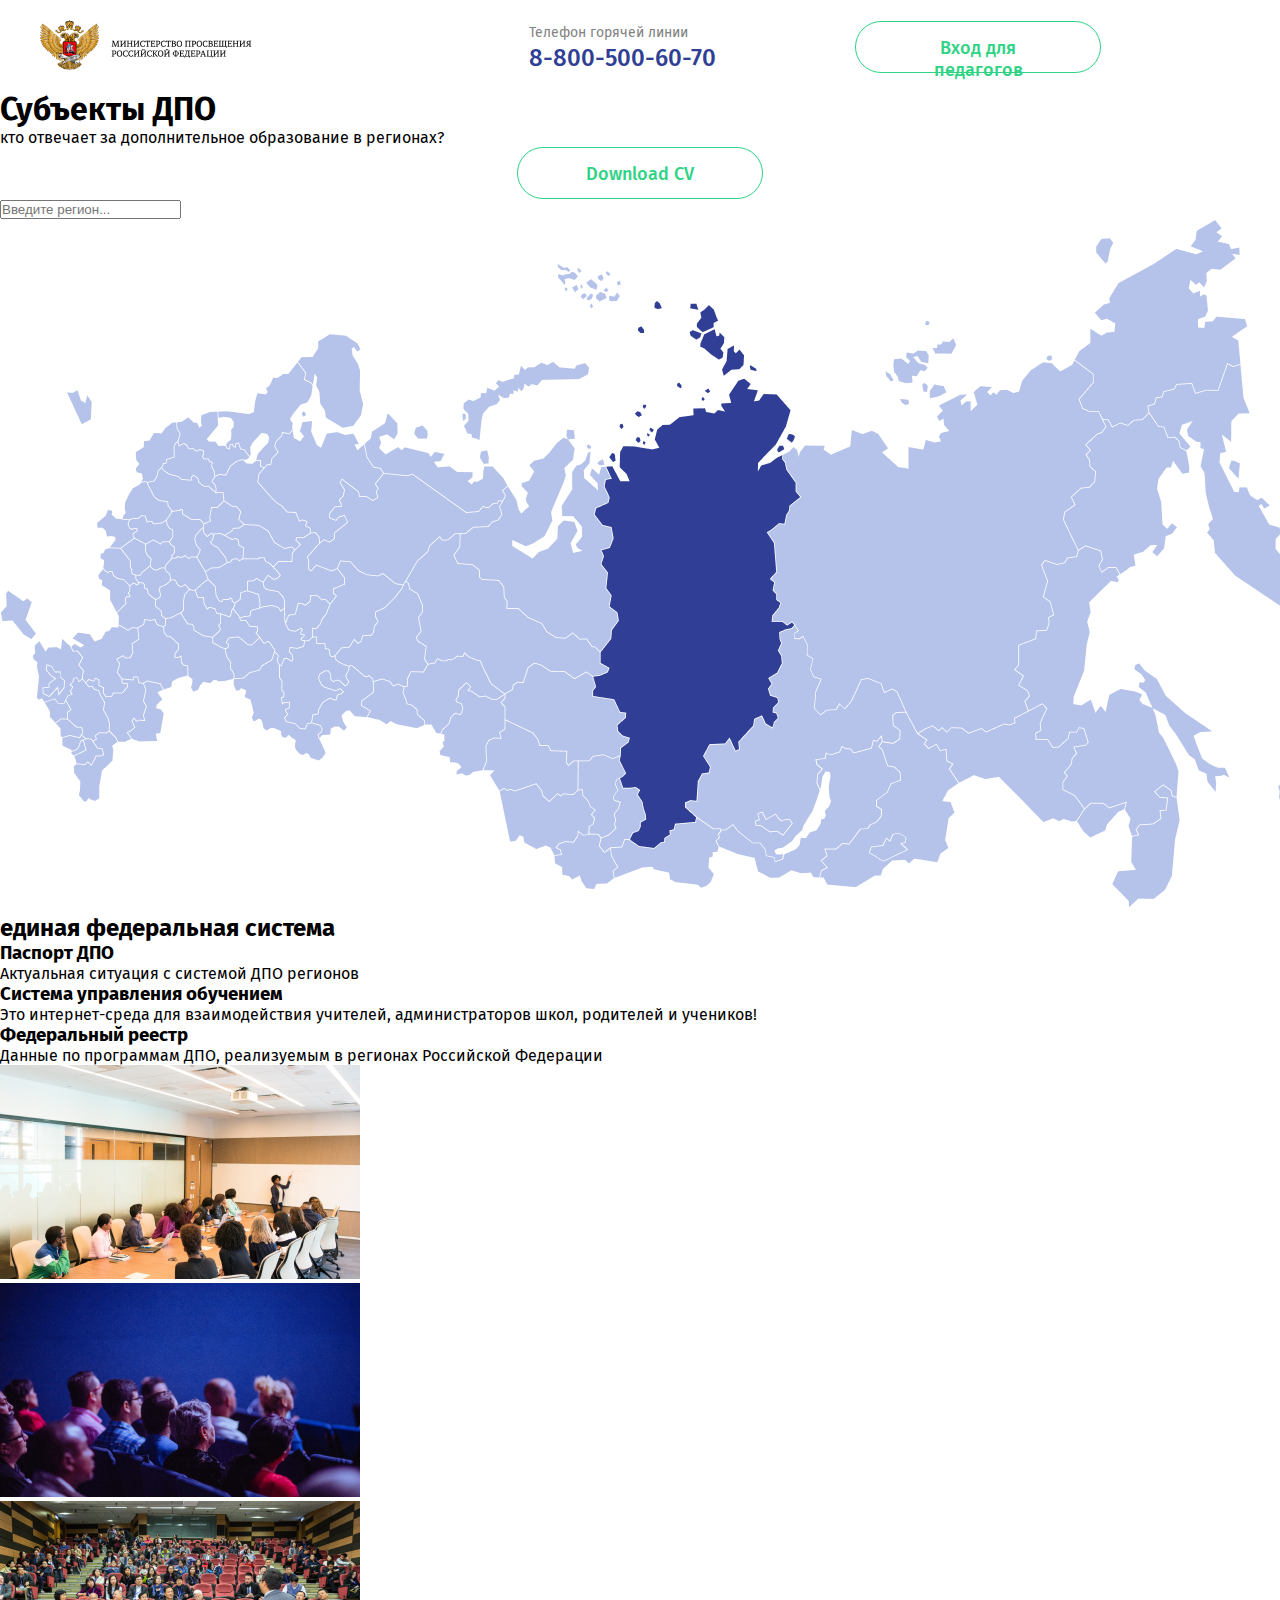
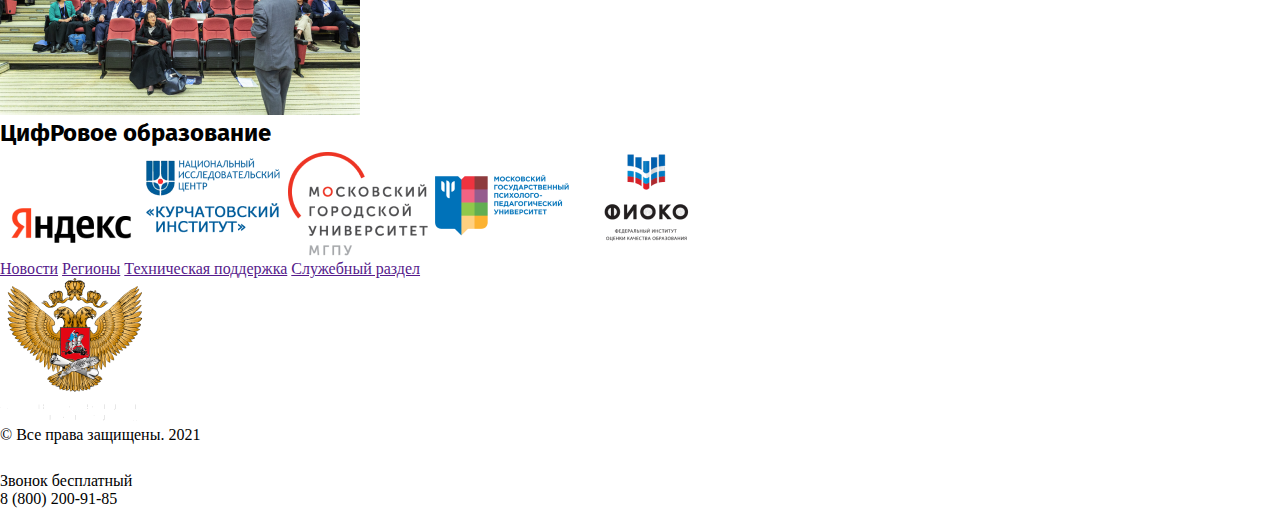
<file: Минажова Юнусова/img/Юнусова1/Юнусова/index.html>
<!DOCTYPE html>
<html lang="en">
  <head>
    <meta charset="UTF-8" />
    <meta name="viewport" content="width=device-width, initial-scale=1.0" />
    <title>Yunusova</title>
    <link rel="stylesheet" href="style.css" />
  </head>
  <body>
    <header>
      <div class="container head">
        <div class="logo">
          <img src="./img/герб1.png" alt="">
      </div>
      <div class="phone">
        <p>Телефон горячей линии</p>
        <span>8-800-500-60-70</span>
      </div>
      <a href="" class="button">Вход для педагогов</a>
    </header>
    <main>
      <div class="top">
        <h1>
          Субъекты ДПО
        </h1>
        <p>кто отвечает за дополнительное образование в регионах?
        </p>
        <a class="button" href="#">Download CV</a>
      </div>
      <section class="region">
        <h2></h2>
        <input type="text" placeholder="Введите регион..."><br>
        <img src="./img/карта.png" alt="">
      </section>
      <section class="EFC">
        <h2>единая федеральная система</h2>
        <div class="cards">
          <div class="card">
            <h3>Паспорт ДПО</h3>
            <p>Актуальная ситуация с системой ДПО регионов</p>
          </div>
          <div class="card">
            <h3>Система управления обучением</h3>
            <p>Это интернет-среда для взаимодействия учителей, администраторов школ, родителей и учеников!</p>
          </div>
          <div class="card">
            <h3>Федеральный реестр</h3>
            <p>Данные по программам ДПО, реализуемым в регионах Российской Федерации</p>
          </div>
        </div>
      </section>
      <section class="news">
        <div class="cards">
          <div class="card">
            <img src="./img/Rectangle25.png" alt="">
            <p></p>
            <h3></h3>
            <p></p>
          </div>
          <div class="card">
            <img src="./img/Rectangle26.png" alt="">
            <p></p>
            <h3></h3>
            <p></p>
          </div>
          <div class="card">
            <img src="./img/Rectangle27.png" alt="">
            <p></p>
            <h3></h3>
            <p></p>
          </div>
        </div>
      </section>
      <section class="study">
        <h2>ЦифРовое образование</h2>
        <div class="icons">
          <img src="./img/яндекс.png" alt="">
          <img src="./img/институт.png" alt="">
          <img src="./img/универ.png" alt="">
          <img src="./img/partner2.png" alt="">
          <img src="./img/фиоко.png" alt="">
        </div>
      </section>
    </main>
    <footer>
      <div class="block1">
        <a href="">Новости</a>
        <a href="">Регионы</a>
        <a href="">Техническая поддержка</a>
        <a href="" class="button2">Служебный раздел</a>
      </div>
      <div class="block2">
        <img src="./img/герб.png" alt="">
        <p>© Все права защищены. 2021</p>
      </div>
      <div class="block3">
        <img src="./img/соцсетифутер.png" alt="">
        <p>Звонок бесплатный</p>
        <p>8 (800) 200-91-85 </p>
      </div>
    </footer>
  </body>
</html>
</file>
<file: Минажова Юнусова/img/Юнусова1/Юнусова/style.css>
@import url("https://fonts.googleapis.com/css2?family=Fira+Sans:ital,wght@0,100;0,200;0,300;0,400;0,500;0,600;0,700;0,800;0,900;1,100;1,200;1,300;1,400;1,500;1,600;1,700;1,800;1,900&display=swap");

/* font-family: "Fira Sans", serif; */

* {
  margin: 0;
  padding: 0;
  box-sizing: border-box;
}

.container {
  width: 1200px;
  padding: 0;
  margin: 0 auto;
}

/* header */
header {
  height: 90px;
  background: #ffffff;
}

.head {
  display: flex;
  justify-content: space-between;
  align-items: center;
  font-family: "Fira Sans", serif;
  padding: 20px 0;
}

.head .logo {
  margin-right: 277px;
}

.head .phone p {
  font-weight: 400;
  font-size: 14px;
  line-height: 157%;
  color: #828282;
}

.head .phone span {
  font-weight: 500;
  font-size: 24px;
  color: #303f95;
}
.button {
  border: 1px solid #2fd385;
  border-radius: 30px;
  padding: 15px 40px;
  max-width: 246px;
  height: 52px;
  font-weight: 500;
  display: block;
  margin: 0 auto;
  text-decoration: none;
  text-align: center;
  font-size: 18px;
  color: #2fd385;
}

/* main */
/* top */
main {
  font-family: "Fira Sans", serif;
}


/* footer */
</file>
